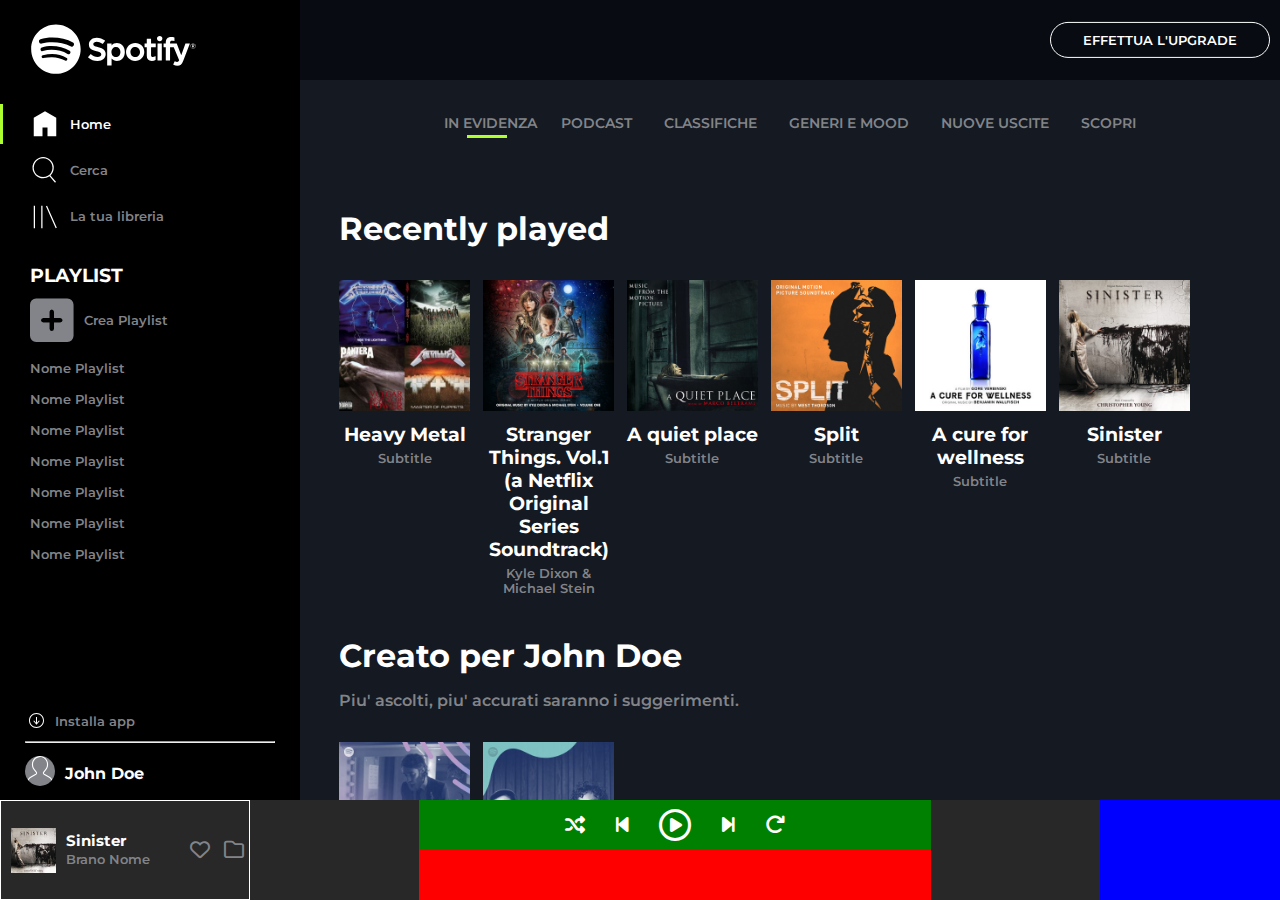
<file: index.html>
<!DOCTYPE html>
<html lang="en">
<head>
    <meta charset="UTF-8">
    <meta http-equiv="X-UA-Compatible" content="IE=edge">
    <meta name="viewport" content="width=device-width, initial-scale=1.0">
    <title>Spotify Boolean</title>
    <link rel="stylesheet" href="css/style.css">
    <link rel="stylesheet" href="https://cdnjs.cloudflare.com/ajax/libs/font-awesome/6.3.0/css/all.min.css">
    <link rel="preconnect" href="https://fonts.googleapis.com">
    <link rel="preconnect" href="https://fonts.gstatic.com" crossorigin>
    <link href="https://fonts.googleapis.com/css2?family=Montserrat:wght@300;400;500;600;700;800;900&display=swap" rel="stylesheet">
</head>

<body class="debug">
    
    <!-- inizio main -->
    <main class="flex">
        
        <!-- inizio aside -->
        <aside class="flex">
            <!-- inizio aside mobile -->
            <div class="icons-top">
                <div class="icon">
                    <a href="#">
                        <img src="img/logo-small.svg" alt="Logo">
                    </a>
                </div>
                <div class="icon">
                    <a href="#">
                        <img src="img/home.svg" alt="Home">
                    </a>
                </div>
                <div class="icon">
                    <a href="#">
                        <img src="img/search.svg" alt="Search">
                    </a>
                </div>
                <div class="icon">
                    <a href="#">
                        <img src="img/libreria.svg" alt="Library">
                    </a>
                </div>
            </div>

            <div class="icons-bottom">
                <a href="#">
                    <img src="img/download.svg" alt="Download" class="download">
                </a>

                <a href="#">
                    <img src="img/profile.svg" alt="Profilo" class="profile">
                </a>
            </div> 
            <!-- fine aside mobile -->

            
            <!-- inizio aside desktop -->
            <section id="aside-content-top">
                <ul class="icons-texts">
                    <li class="icon-text">
                        <a href="#">
                            <img src="img/logo.svg" alt="Logo" class="logo-big">
                        </a>
                    </li>
                    <li class="icon-text">
                        <a href="#" class="flex align-center">
                            <img src="img/home.svg" alt="Home">
                            <span class="text col-white">Home</span>
                            <div class="line"></div>
                        </a>
                    </li>
                    <li class="icon-text">
                        <a href="#" class="flex align-center">
                            <img src="img/search.svg" alt="Search">
                            <span class="text">Cerca</span>
                        </a>
                    </li>
                    <li class="icon-text">
                        <a href="#" class="flex align-center">
                            <img src="img/libreria.svg" alt="Library">
                            <span class="text">La tua libreria</span>
                        </a>
                    </li>
                </ul>
    
                <div class="playlists flex">
                    <h3>PLAYLIST</h3>
                    <div class="flex">
                        <a href="#" class="flex align-center">
                            <i class="fa-solid fa-square-plus"></i>
                            <span class="create-playlist text">Crea Playlist</span>
                        </a>
                    </div>

                    <ul>
                        <li>
                            <a href="#">Nome Playlist</a>
                        </li>
                        <li>
                            <a href="#">Nome Playlist</a>
                        </li>
                        <li>
                            <a href="#">Nome Playlist</a>
                        </li>
                        <li>
                            <a href="#">Nome Playlist</a>
                        </li>
                        <li>
                            <a href="#">Nome Playlist</a>
                        </li>
                        <li>
                            <a href="#">Nome Playlist</a>
                        </li>
                        <li>
                            <a href="#">Nome Playlist</a>
                        </li>
                    </ul>
    
                </div>
            </section>

            <section id="aside-content-bottom">
                <div class="download-aside flex align-center">
                    <img src="img/download.svg" alt="Download">
                    <a href="#">
                        <span class="download-app">Installa app</span>
                    </a>
                </div>

                <hr>

                <div class="name-profile flex align-center">
                    <a href="#">
                        <img src="img/profile.svg" alt="Name">
                    </a>
                    <span class="name col-white">John Doe</span>
                </div>
            </section>
            <!-- fine aside desktop -->
        </aside>
        <!-- fine aside -->


        <!-- inizio contenuto principale -->
        <div class="content">
            <!-- inizio call-to-action -->
            <div class="cta">
                <a href="#">
                    <span class="upgrade-btn">EFFETTUA L'UPGRADE</span>
                </a>
            </div>
            <!-- fine call-to-action -->

            <!-- inizio nav -->
            <nav>
                <ul class="flex justify-center">
                    <li>
                        <a href="#">
                            IN EVIDENZA
                            <div class="line"></div>
                        </a>
                    </li>
                    <li>
                        <a href="#">PODCAST</a>
                    </li>
                    <li>
                        <a href="#">CLASSIFICHE</a>
                    </li>
                    <li>
                        <a href="#">GENERI E MOOD</a>
                    </li>
                    <li>
                        <a href="#">NUOVE USCITE</a>
                    </li>
                    <li>
                        <a href="#">SCOPRI</a>
                    </li>
                </ul>
            </nav>
            <!-- fine nav -->


            <!-- inizio sezioni -->
            <section id="recently-played">
                <h2>Recently played</h2>

                <ul class="albums flex">
                    <li class="album">
                        <a href="#">
                            <img src="img/metal_lifting.jpg" alt="">
                        </a>

                        <h3 class="col-white txt-center">Heavy Metal</h3>
                        <div class="subtitle txt-center">Subtitle</div>
                    </li>
                    <li class="album">
                        <a href="#">
                            <img src="img/stranger.jpeg" alt="">
                        </a>

                        <h3 class="col-white txt-center">Stranger Things. Vol.1 (a Netflix Original Series Soundtrack)</h3>
                        <div class="subtitle txt-center">Kyle Dixon & Michael Stein</div>
                    </li>
                    <li class="album">
                        <a href="#">
                            <img src="img/aquietplace.jpeg" alt="">
                        </a>

                        <h3 class="col-white txt-center">A quiet place</h3>
                        <div class="subtitle txt-center">Subtitle</div>
                    </li>
                    <li class="album">
                        <a href="#">
                            <img src="img/split.jpeg" alt="">
                        </a>

                        <h3 class="col-white txt-center">Split</h3>
                        <div class="subtitle txt-center">Subtitle</div>
                    </li>
                    <li class="album">
                        <a href="#">
                            <img src="img/cure.jpeg" alt="">
                        </a>

                        <h3 class="col-white txt-center">A cure for wellness</h3>
                        <div class="subtitle txt-center">Subtitle</div>
                    </li>
                    <li class="album">
                        <a href="#">
                            <img src="img/sinister.jpeg" alt="">
                        </a>

                        <h3 class="col-white txt-center">Sinister</h3>
                        <div class="subtitle txt-center">Subtitle</div>
                    </li>
                </ul>
            </section>

            <section id="create-for-you">
                <h2>Creato per John Doe</h2>

                <div class="subtitle">Piu' ascolti, piu' accurati saranno i suggerimenti.</div>

                <ul class="albums flex">
                    <li class="album">
                        <a href="#">
                            <img src="img/radar.jpeg" alt="">
                        </a>

                        <h3 class="col-white txt-center">Released Radar</h3>
                    </li>
                    <li class="album">
                        <a href="#">
                            <img src="img/mixdaily.jpeg" alt="">
                        </a>

                        <h3 class="col-white txt-center">Daily Mix 1</h3>
                    </li>           
                </ul>
            </section>

            <section id="popular-artists">

                <h2>Artisti piu' popolari</h2>
                <div class="subtitle">Piu' ascolti, piu' accurati saranno i suggerimenti.</div>

                <ul class="albums flex">
                    <li class="album">
                        <a href="#">
                            <img src="img/youg.jpeg" alt="">
                        </a>

                        <h3 class="col-white txt-center">Lana del Rey</h3>
                    </li>
                    <li class="album">
                        <a href="#">
                            <img src="img/einaudi.jpeg" alt="">
                        </a>

                        <h3 class="col-white txt-center">Ludovico Einaudi</h3>
                    </li>
                </ul>
            </section>
            <!-- fine sezioni -->
        </div>
        <!-- fine contenuto principale -->
    </main>

    
    <!-- inizio footer -->
    <footer class="flex justify-between">

        <div id="footer-left" class="flex align-center justify-between">
            <div class="name-album-song flex align-center">
                <img src="img/sinister.jpeg" alt="Brano">
                <div class="song-info">
                    <h4 class="col-white">Sinister</h4>
                    <div>Brano</div>
                    <div>Nome</div>
                </div>
            </div>

            <div class="icons">
                <div class="icon">
                    <i class="fa-regular fa-heart"></i>
                </div>
                <div class="icon">
                    <i class="fa-regular fa-folder"></i>
                </div>
            </div>
        </div>


        <div id="footer-center">
            <div class="footer-center-top mrg-auto flex align-center justify-between">
                <a href="#" class="icon col-white">
                    <i class="fa-solid fa-shuffle"></i>
                </a>
                <a href="#" class="icon col-white">
                    <i class="fa-solid fa-backward-step"></i>
                </a>
                <a href="#" class="icon col-white play">
                    <i class="fa-regular fa-circle-play"></i>
                </a>
                <a href="#" class="icon col-white">
                    <i class="fa-solid fa-forward-step"></i>
                </a>
                <a href="#" class="icon col-white">
                    <i class="fa-solid fa-arrow-rotate-right"></i>
                </a>
            </div>
            <div class="footer-center-bottom"></div>
        </div>



        <div id="footer-right" class="flex align-center"></div>

    </footer>
    <!-- fine footer -->

</body>

</html>
</file>
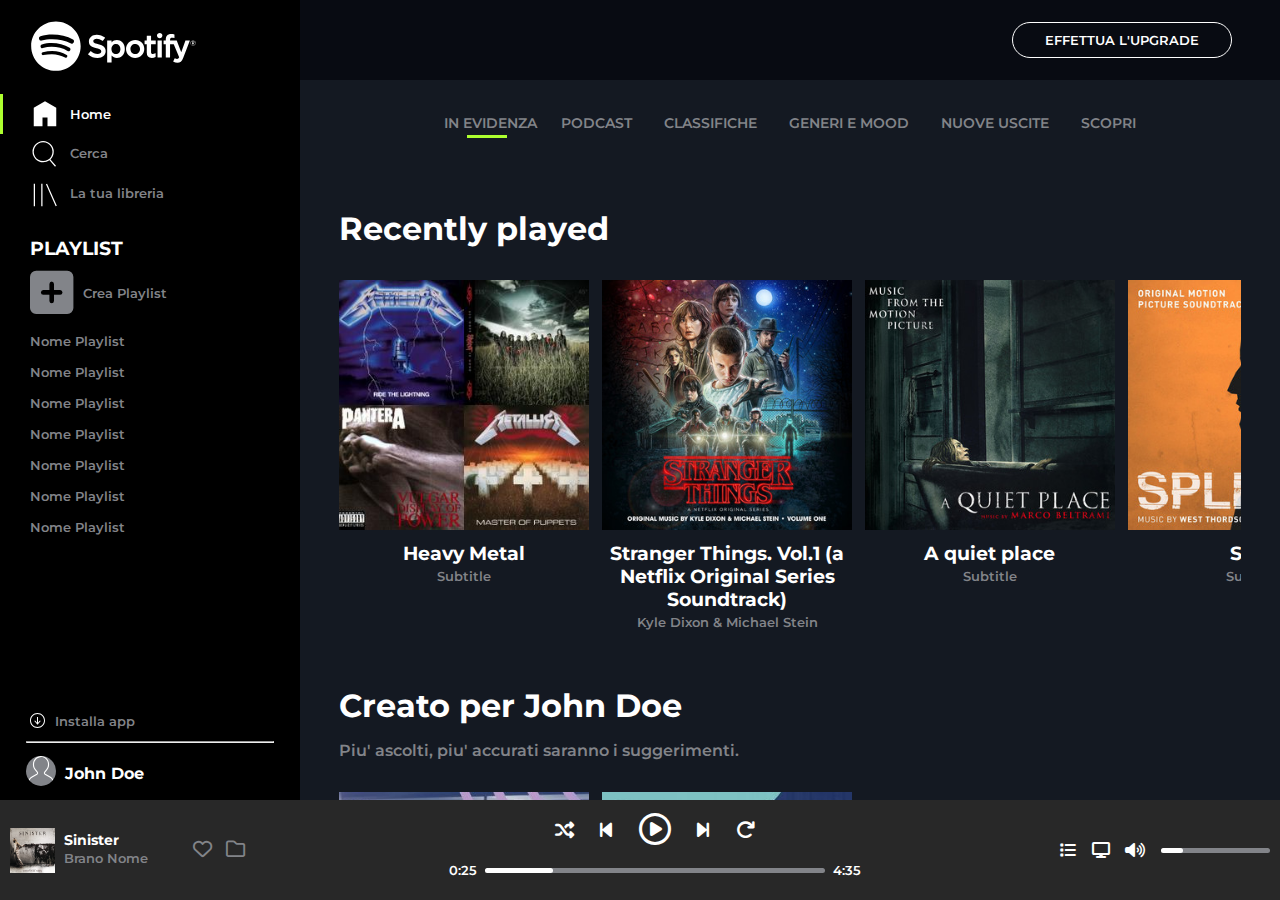
<file: bonus/index.html>
<!DOCTYPE html>
<html lang="en">
<head>
    <meta charset="UTF-8">
    <meta http-equiv="X-UA-Compatible" content="IE=edge">
    <meta name="viewport" content="width=device-width, initial-scale=1.0">
    <title>Spotify Boolean</title>
    <link rel="stylesheet" href="css/style.css">
    <link rel="stylesheet" href="https://cdnjs.cloudflare.com/ajax/libs/font-awesome/6.3.0/css/all.min.css">
    <link rel="preconnect" href="https://fonts.googleapis.com">
    <link rel="preconnect" href="https://fonts.gstatic.com" crossorigin>
    <link href="https://fonts.googleapis.com/css2?family=Montserrat:wght@300;400;500;600;700;800;900&display=swap" rel="stylesheet">
</head>

<body class="debug">
    
    <!-- inizio main -->
    <main class="flex">
        
        <!-- inizio aside -->
        <aside class="flex">
            <!-- inizio aside mobile -->
            <div class="icons-top">
                <div class="icon txt-center">
                    <a href="#">
                        <img src="img/logo-small.svg" alt="Logo">
                    </a>
                </div>
                <div class="icon txt-center">
                    <a href="#">
                        <img src="img/home.svg" alt="Home">
                    </a>
                </div>
                <div class="icon txt-center">
                    <a href="#">
                        <img src="img/search.svg" alt="Search">
                    </a>
                </div>
                <div class="icon txt-center">
                    <a href="#">
                        <img src="img/libreria.svg" alt="Library">
                    </a>
                </div>
            </div>

            <div class="icons-bottom txt-center">
                <a href="#">
                    <img src="img/download.svg" alt="Download" class="download">
                </a>

                <a href="#">
                    <img src="img/profile.svg" alt="Profilo" class="profile">
                </a>
            </div> 
            <!-- fine aside mobile -->

            
            <!-- inizio aside desktop -->
            <section id="aside-content-top">
                <ul class="icons-texts">
                    <li class="icon-text">
                        <a href="#">
                            <img src="img/logo.svg" alt="Logo" class="logo-big">
                        </a>
                    </li>

                    <li class="icon-text">
                        <a href="#" class="flex align-center">
                            <img src="img/home.svg" alt="Home">
                            <span class="text col-white">Home</span>
                            <div class="line"></div>
                        </a>
                    </li>

                    <li class="icon-text">
                        <a href="#" class="flex align-center">
                            <img src="img/search.svg" alt="Search">
                            <span class="text">Cerca</span>
                        </a>
                    </li>

                    <li class="icon-text">
                        <a href="#" class="flex align-center">
                            <img src="img/libreria.svg" alt="Library">
                            <span class="text">La tua libreria</span>
                        </a>
                    </li>
                </ul>
    
                <div class="playlists flex">
                    <h3>PLAYLIST</h3>
                    <div class="flex">
                        <a href="#" class="flex align-center">
                            <i class="fa-solid fa-square-plus"></i>
                            <span class="create-playlist text">Crea Playlist</span>
                        </a>
                    </div>

                    <ul>
                        <li>
                            <a href="#">Nome Playlist</a>
                        </li>
                        <li>
                            <a href="#">Nome Playlist</a>
                        </li>
                        <li>
                            <a href="#">Nome Playlist</a>
                        </li>
                        <li>
                            <a href="#">Nome Playlist</a>
                        </li>
                        <li>
                            <a href="#">Nome Playlist</a>
                        </li>
                        <li>
                            <a href="#">Nome Playlist</a>
                        </li>
                        <li>
                            <a href="#">Nome Playlist</a>
                        </li>
                    </ul>
                </div>
            </section>

            <section id="aside-content-bottom">
                <div class="download-aside flex align-center">
                    <img src="img/download.svg" alt="Download">
                    <a href="#">
                        <span class="download-app">Installa app</span>
                    </a>
                </div>

                <hr>

                <div class="name-profile flex align-center">
                    <a href="#">
                        <img src="img/profile.svg" alt="Name">
                    </a>
                    <span class="name col-white">John Doe</span>
                </div>
            </section>
            <!-- fine aside desktop -->
        </aside>
        <!-- fine aside -->


        <!-- inizio contenuto principale -->
        <div class="content">
            <!-- inizio call-to-action -->
            <div class="cta flex align-center">
                <a href="#">
                    <div class="upgrade-btn">EFFETTUA L'UPGRADE</div>
                </a>
            </div>
            <!-- fine call-to-action -->

            <!-- inizio nav -->
            <nav>
                <ul class="flex justify-center">
                    <li>
                        <a href="#">
                            IN EVIDENZA
                            <div class="line pos-rel"></div>
                        </a>
                    </li>

                    <li>
                        <a href="#">PODCAST</a>
                    </li>

                    <li>
                        <a href="#">CLASSIFICHE</a>
                    </li>

                    <li>
                        <a href="#">GENERI E MOOD</a>
                    </li>

                    <li>
                        <a href="#">NUOVE USCITE</a>
                    </li>

                    <li>
                        <a href="#">SCOPRI</a>
                    </li>
                </ul>
            </nav>
            <!-- fine nav -->


            <!-- inizio sezioni -->
            <section id="recently-played">
                <h2>Recently played</h2>

                <ul class="albums flex">
                    <li class="album">
                        <a href="#">
                            <div class="disco pos-rel">
                                <img src="img/metal_lifting.jpg" alt="">
                                <div class="layover pos-abs flex justify-center align-center">
                                    <i class="fa-regular fa-circle-play col-white"></i>
                                </div>
                            </div>                          
                        </a>

                        <h3 class="col-white txt-center">Heavy Metal</h3>
                        <div class="subtitle txt-center">Subtitle</div>
                    </li>

                    <li class="album">
                        <a href="#">
                            <div class="disco pos-rel">
                                <img src="img/stranger.jpeg" alt="">
                                <div class="layover pos-abs flex justify-center align-center">
                                    <i class="fa-regular fa-circle-play col-white"></i>
                                </div>
                            </div>
                        </a>

                        <h3 class="col-white txt-center">Stranger Things. Vol.1 (a Netflix Original Series Soundtrack)</h3>
                        <div class="subtitle txt-center">Kyle Dixon & Michael Stein</div>
                    </li>

                    <li class="album">
                        <a href="#">
                            <div class="disco pos-rel">
                                <img src="img/aquietplace.jpeg" alt="">
                                <div class="layover pos-abs flex justify-center align-center">
                                    <i class="fa-regular fa-circle-play col-white"></i>
                                </div>
                            </div>
                        </a>

                        <h3 class="col-white txt-center">A quiet place</h3>
                        <div class="subtitle txt-center">Subtitle</div>
                    </li>

                    <li class="album">
                        <a href="#">
                            <div class="disco pos-rel">
                                <img src="img/split.jpeg" alt="">
                                <div class="layover pos-abs flex justify-center align-center">
                                    <i class="fa-regular fa-circle-play col-white"></i>
                                </div>
                            </div>
                        </a>

                        <h3 class="col-white txt-center">Split</h3>
                        <div class="subtitle txt-center">Subtitle</div>
                    </li>

                    <li class="album">
                        <a href="#">
                            <div class="disco pos-rel">
                                <img src="img/cure.jpeg" alt="">
                                <div class="layover pos-abs flex justify-center align-center">
                                    <i class="fa-regular fa-circle-play col-white"></i>
                                </div>
                            </div>
                        </a>

                        <h3 class="col-white txt-center">A cure for wellness</h3>
                        <div class="subtitle txt-center">Subtitle</div>
                    </li>

                    <li class="album">
                        <a href="#">
                            <div class="disco pos-rel">
                                <img src="img/sinister.jpeg" alt="">
                                <div class="layover pos-abs flex justify-center align-center">
                                    <i class="fa-regular fa-circle-play col-white"></i>
                                </div>
                            </div>
                        </a>

                        <h3 class="col-white txt-center">Sinister</h3>
                        <div class="subtitle txt-center">Subtitle</div>
                    </li>
                </ul>
            </section>

            <section id="create-for-you">
                <h2>Creato per John Doe</h2>
                <div class="subtitle">Piu' ascolti, piu' accurati saranno i suggerimenti.</div>

                <ul class="albums flex">
                    <li class="album">
                        <a href="#">
                            <img src="img/radar.jpeg" alt="">
                        </a>

                        <h3 class="col-white txt-center">Released Radar</h3>
                    </li>

                    <li class="album">
                        <a href="#">
                            <img src="img/mixdaily.jpeg" alt="">
                        </a>
                        <h3 class="col-white txt-center">Daily Mix 1</h3>
                    </li>           
                </ul>
            </section>

            <section id="popular-artists">
                <h2>Artisti piu' popolari</h2>
                <div class="subtitle">Piu' ascolti, piu' accurati saranno i suggerimenti.</div>

                <ul class="albums flex">
                    <li class="album">
                        <a href="#">
                            <img src="img/youg.jpeg" alt="">
                        </a>
                        <h3 class="col-white txt-center">Lana del Rey</h3>
                    </li>

                    <li class="album">
                        <a href="#">
                            <img src="img/einaudi.jpeg" alt="">
                        </a>

                        <h3 class="col-white txt-center">Ludovico Einaudi</h3>
                    </li>
                </ul>
            </section>
            <!-- fine sezioni -->
        </div>
        <!-- fine contenuto principale -->
    </main>

    
    <!-- inizio footer -->
    <footer class="flex justify-between">

        <div id="footer-left" class="flex align-center justify-between">
            <div class="name-album-song flex align-center">
                <img src="img/sinister.jpeg" alt="Brano">
                <div class="song-info">
                    <h4 class="col-white">Sinister</h4>
                    <a href="#">Brano</a>
                    <a href="#">Nome</a>
                </div>
            </div>

            <div class="icons">
                <div class="icon">
                    <a href="#">
                        <i class="fa-regular fa-heart"></i>
                    </a>
                </div>
                <div class="icon">
                    <a href="#">
                        <i class="fa-regular fa-folder"></i>
                    </a>
                </div>
            </div>
        </div>


        <div id="footer-center">
            <div class="footer-center-top mrg-auto flex align-center justify-between">
                <a href="#" class="icon col-white">
                    <i class="fa-solid fa-shuffle"></i>
                </a>
                <a href="#" class="icon col-white">
                    <i class="fa-solid fa-backward-step"></i>
                </a>
                <a href="#" class="icon col-white play">
                    <i class="fa-regular fa-circle-play"></i>
                </a>
                <a href="#" class="icon col-white">
                    <i class="fa-solid fa-forward-step"></i>
                </a>
                <a href="#" class="icon col-white">
                    <i class="fa-solid fa-arrow-rotate-right"></i>
                </a>
            </div>


            <div class="footer-center-bottom flex align-center justify-center">
                <span class="col-white">0:25</span>
                <a href="#" class="linebar">
                    <div class="current-play pos-rel">
                        <div class="current-point pos-abs"></div>
                    </div>
                </a>
                <span class="col-white">4:35</span>
            </div>
        </div>


        <div id="footer-right" class="flex align-center justify-between">
            <a href="#">
                <i class="fa-solid fa-list col-white"></i>
            </a>
            <a href="#">
                <i class="fa-solid fa-display col-white"></i>
            </a>
            <a href="#">
                <i class="fa-solid fa-volume-high col-white"></i>
            </a>

            <a href="#" class="linebar">
                <div class="current-play pos-rel">
                    <div class="current-point pos-abs"></div>
                </div>
            </a>
        </div>

    </footer>
    <!-- fine footer -->

</body>

</html>
</file>
<file: css/style.css>
*{
    margin: 0;
    padding: 0;
    box-sizing: border-box;
    font-family: 'Montserrat', sans-serif;
}

/* utility */

.flex{
    display: flex;
}

.align-center{
    align-items: center;
}

.justify-center{
    justify-content: center;
}

.justify-between{
    justify-content: space-between;
}

a{
    text-decoration: none;
}

.col-white{
    color: #ffffff;
}

.mrg-auto{
    margin: auto;
}

.txt-center{
    text-align: center;
}

:root{
    --content-color: #141922;
    --aside-color: #000000;
    --cta-color: #080b12;
    --nav-subtitle-color: #828489;
    --title-icon-color: #ffffff;
    --footer-color: #282828;
}


/* ------- codice -------- */

/* inizio creazione delle macroaree */
footer{
    height: 100px;
    background-color: var(--footer-color);
    position: fixed;
    bottom: 0;
    left: 0;
    z-index: 2;
    width: 100%;
}

main{
    height: calc(100vh - 100px);
}

aside{
    width: 50px;
    background-color: var(--aside-color);
    flex-direction: column;
    justify-content: space-between;
}
/* fine creazione delle macroaree */


/* inizio aside */
aside .icons-top img{
    height: 30px;
}

aside a{
    display: block;
    padding-top: 10px;
}

aside .icon{
    text-align: center;
}

.icons-bottom{
    padding-bottom: 10px;
    text-align: center;
}

.icons-bottom .download{
    height: 20px;
}

.icons-bottom .profile{
    height: 30px;
    width: 30px;
    border-radius: 50%;
    background-color: var(--nav-subtitle-color);
}

 #aside-content-top{
    display: none;
}

#aside-content-bottom{
    display: none;
}
/* fine aside */


/* inizio contenuto principale */
.content{
    width: calc(100vw - 50px);
    background-color: var(--content-color);
    overflow-y: auto;
}

.content .cta{
    position: fixed;
    top: 0;
    left: 50px;
    z-index: 2;
    min-width: calc(100% - 50px);
    height: 80px;
    background-color: var(--cta-color);
}

.upgrade-btn{
    display: inline-block;
    border: 1.5px solid var(--title-icon-color);
    padding: 0.6rem 2rem;
    border-radius: 50px;
    font-size: 0.8rem;
    font-weight: 600;
    position: absolute;
    right: 10px;
    top: 50%;
    transform: translate(0, -50%);
    color: var(--title-icon-color);
}

nav{
    padding-top: 90px;
}

nav li{
    list-style-type: none;
    padding: 0.8rem 0.7rem;
    font-size: 0.9rem;
    font-weight: 600;
}

nav li a:hover{
    color: var(--title-icon-color);
}

nav li a{
    color: var(--nav-subtitle-color);
}

nav ul{
    margin: 0.5rem 0;
    flex-wrap: wrap;
}

nav a .line{
    width: 40px;
    height: 3px;
    background-color: greenyellow;
    position: relative;
    left: 50%;
    top: 3px;
    transform: translate(-50%, 0);
}

.content section{
    width: 92%;
    margin: auto;
    padding-top: 2rem;
}

.content section h2{
    color: var(--title-icon-color);
    font-weight: 700;
    font-size: 2rem;
}

.content section .albums{
    flex-wrap: wrap;
}

.content section .album{
    padding: 2rem 0.8rem 0 0;
    width: calc(100% / 2 - 0.4rem);
    list-style-type: none;
}

.content section .album a{
    width: 100%;
}

.content section .album img{
    width: 100%;
}

.content section .album h3{
    padding: 0.5rem 0 0.3rem;
}

.content section .album .subtitle{
    color: var(--nav-subtitle-color);
    font-weight: 600;
    font-size: 0.8rem;
}

#create-for-you .subtitle, #popular-artists .subtitle{
    color: var(--nav-subtitle-color);
    padding-top: 1rem;
    font-weight: 600;
}

#create-for-you{
    padding-top: 2.5rem;
}

#popular-artists{
    padding: 2rem 0 2rem;
}

#popular-artists img{
    border-radius: 50%;
}
/* fine contenuto principale */


/* inizio footer */
#footer-left{
    border: 1px solid white;
    width: 28%;
    max-width: 250px;
    height: 100%;
}

#footer-center{
    /* debug */ background-color: green;
    width: 40%;
    max-width: 600px;
    height: 100%;
}

#footer-right{
    /* debug */ background-color: blue;
    width: 28%;
    max-width: 180px;
    height: 100%;
}

#footer-left img{
    /* debug ba;ckground-color: red */
    height: 45px;
    padding: 0 10px;
}

.song-info{
    font-size: 15px;
    line-height: 18px;
}

.song-info div{
    color: var(--nav-subtitle-color);
    font-size: 0.8rem;
    font-weight: 600;
}

#footer-left i{
    font-size: 20px;
    color: var(--nav-subtitle-color);
    padding: 0.2rem 0;
}

.footer-center-top{
    height: 50%;
    width: 220px;
}
.footer-center-bottom{
    height: 50%;
    width: 100%;
    background-color: red;
}

.footer-center-top .icon{
    font-size: 20px;
}

.footer-center-top .icon.play{
    font-size: 32px;
}
/* fine footer */




/* --------- responsive --------- */

@media screen and (min-width: 768px){

    /* inizio aside */
    aside{
        width: 300px;
        display: block;
    }

    aside img{
        height: 30px;
    }

    aside .icon{
        display: none;
    }

    .icons-bottom{
        display: none;
    }

    #aside-content-top{
        height: calc(100% - 100px);
        display: block;
        overflow-y: hidden;
        display: flex;
        flex-direction: column; 
    }

    .icon-text .logo-big{
        height: 50px;
        margin: 1rem 0;
    }

    .icon-text a .text{
        color: var(--nav-subtitle-color);
    }

    .icon-text{
        position: relative;
    }

    .icon-text a .text.col-white{
        color: var(--title-icon-color);
    }

    .icon-text a .line{
        display: inline-block;
        height: 40px;
        width: 3px;
        background-color: greenyellow;
        position: absolute;
        left: 0;
    }

    .playlists{
        padding-top: 25px;
        overflow-y: hidden;
        flex-direction: column;
    }

    .playlists h3{
        color: var(--title-icon-color);
    }

    .playlists i{
        font-size: 50px;
    }

    .playlists a{
        color: var(--nav-subtitle-color);
    }

    .playlists ul{
        overflow-y: scroll;
    }

    #aside-content-top a, 
    #aside-content-top h3{
        padding-left: 30px;
    }

    #aside-content-top a{
        font-weight: 600;
        font-size: 0.8rem;
    }

    #aside-content-top span.text{
        padding-left: 10px;
    }

    aside a{
        padding: 0.5rem 0;
    } 

    #aside-content-top a:hover, 
    #aside-content-top a:hover span, 
    .download-app:hover{
        color: var(--title-icon-color);
    }

    #aside-content-bottom{
        display: block;
        height: 100px;
        padding: 0 25px;
    }

    .download-aside{
        padding: 0.2rem 0;
    }
    
    .download-app{
        color: var(--nav-subtitle-color);
        font-size: 0.8rem;
        font-weight: 600;
        padding-left: 10px;
    }

    .download-aside img{
        height: 20px;
    }

    .name-profile{
        padding-top: 5px;
    }

    .name-profile img{
        height: 30px;
        width: 30px;
        background-color: var(--nav-subtitle-color);
        border-radius: 50%;
    }

    .name-profile .name{
        font-weight: 700;
        padding-left: 10px;
    }

    /* fine aside */


    /* inizio contenuto principale */
    .content{
        width: calc(100% - 300px);
    }

    .content .cta{
        left: 300px; 
        min-width: calc(100% - 300px);
    } 

    nav li a{
        padding: 0 0.5rem;
    }
    /* fine contenuto principale */
    
    /* inizio footer */
    .song-info div{
        display: inline-block;
    }

    /* fine footer */
}



@media screen and (min-width: 992px){
    nav li{
        padding: 1rem 0.8rem;
    } 

    .content section .album{
        width: calc(100% / 4 - 0.4rem);
    }

    #footer-left .icon{
        display: inline-block;
        padding: 0 5px;
    }

}



@media screen and (min-width: 1200px){
    nav li{
        padding: 1rem 0.5rem;
    } 

    .content section .album{
        width: calc(100% / 6 - 0.4rem);
    }

}
</file>
<file: bonus/css/style.css>
* {
    margin: 0;
    padding: 0;
    box-sizing: border-box;
    font-family: 'Montserrat', sans-serif;
}

/* utility */

.flex {
    display: flex;
}

.align-center {
    align-items: center;
}

.justify-center {
    justify-content: center;
}

.justify-between {
    justify-content: space-between;
}

a {
    text-decoration: none;
}

.col-white {
    color: #ffffff;
}

.mrg-auto {
    margin: auto;
}

.txt-center {
    text-align: center;
}

.pos-rel {
    position: relative;
}

.pos-abs {
    position: absolute;
}

:root {
    --content-color: #141922;
    --aside-color: #000000;
    --cta-color: #080b12;
    --nav-subtitle-color: #828489;
    --title-icon-color: #ffffff;
    --footer-color: #282828;
}


/* ------- codice -------- */

/* inizio creazione delle macroaree */
footer {
    height: 100px;
    background-color: var(--footer-color);
    position: fixed;
    bottom: 0;
    left: 0;
    z-index: 2;
    width: 100%;
}

main {
    height: calc(100vh - 100px);
}

aside {
    width: 50px;
    background-color: var(--aside-color);
    flex-direction: column;
    justify-content: space-between;
}

/* fine creazione delle macroaree */


/* inizio aside */
aside .icons-top img {
    height: 30px;
}

aside a {
    display: block;
    padding-top: 0.8rem;
}

.icons-bottom {
    padding-bottom: 0.6rem;
}

.icons-bottom .download {
    height: 20px;
}

.icons-bottom .profile {
    height: 30px;
    width: 30px;
    border-radius: 50%;
    background-color: var(--nav-subtitle-color);
}

#aside-content-top {
    display: none;
}

#aside-content-bottom {
    display: none;
}

/* fine aside */


/* inizio contenuto principale */
.content {
    width: calc(100vw - 50px);
    background-color: var(--content-color);
    overflow-y: auto;
}

.cta {
    position: fixed;
    top: 0;
    left: 50px;
    z-index: 2;
    min-width: calc(100% - 50px);
    height: 80px;
    background-color: var(--cta-color);
    justify-content: flex-end;
    padding-right: 3rem;
}

.upgrade-btn:hover {
    transform: scale(1.2);
    background-color: #ffffff;
    color: black;
}

.upgrade-btn {
    border: 1.5px solid var(--title-icon-color);
    padding: 0.6rem 2rem;
    border-radius: 50px;
    font-size: 0.8rem;
    font-weight: 600;
    color: var(--title-icon-color);
    transition: all 0.7s;
}

nav {
    padding-top: 5.6rem;
}

nav li {
    list-style-type: none;
    padding: 0.8rem 0.7rem;
    font-size: 0.9rem;
    font-weight: 600;
}

nav li a:hover {
    color: var(--title-icon-color);
}

nav li a {
    color: var(--nav-subtitle-color);
}

nav ul {
    margin: 0.5rem 0;
    flex-wrap: wrap;
}

nav a .line {
    width: 40px;
    height: 3px;
    background-color: greenyellow;
    left: 50%;
    top: 3px;
    transform: translate(-50%, 0);
}

.content section {
    width: 92%;
    margin: auto;
    padding-top: 2rem;
}

.content section h2 {
    color: var(--title-icon-color);
    font-weight: 700;
    font-size: 2rem;
}

.content .albums {
    overflow-x: auto;
    padding-bottom: 1rem;
}

.content section .album {
    padding: 2rem 0.8rem 0 0;
    list-style-type: none;
}


.layover i {
    display: none;
}

.disco:hover .layover {
    background-color: rgba(0, 0, 0, 0.6);
    top: 0;
    bottom: 4px;
    left: 0;
    right: 0;
}

.disco:hover .layover i {
    display: block;
    font-size: 4rem;
}

.content .album img {
    width: 250px;
}

.content .album h3 {
    padding: 0.5rem 0 0.3rem;
}

.content .album .subtitle {
    color: var(--nav-subtitle-color);
    font-weight: 600;
    font-size: 0.8rem;
}

#create-for-you .subtitle,
#popular-artists .subtitle {
    color: var(--nav-subtitle-color);
    padding-top: 1rem;
    font-weight: 600;
}

#create-for-you {
    padding-top: 2.5rem;
}

#popular-artists {
    padding: 2rem 0 2rem;
}

#popular-artists img {
    border-radius: 50%;
}

/* fine contenuto principale */


/* inizio footer */
#footer-left {
    width: 28%;
    max-width: 250px;
    height: 100%;
}

#footer-center {
    width: 38%;
    max-width: 600px;
    height: 100%;
    padding: 0.6rem 0;
}

#footer-right {
    width: 30%;
    max-width: 220px;
    height: 100%;
    padding-right: 0.6rem;
}

#footer-left img {
    height: 45px;
    padding: 0 0.6rem;
}

.song-info {
    font-size: 0.9rem;
    line-height: 1.1rem;
}

.song-info a {
    color: var(--nav-subtitle-color);
    font-size: 0.8rem;
    font-weight: 600;
}

#footer-left i {
    font-size: 1.2rem;
    color: var(--nav-subtitle-color);
    padding: 0.2rem 0;
}

.song-info a:hover,
#footer-left i:hover {
    color: #ffffff;
}

.footer-center-top {
    height: 50%;
    width: 200px;
}

.footer-center-bottom {
    height: 50%;
    width: 100%;
}

.footer-center-top .icon {
    font-size: 1.2rem;
}

.footer-center-top .icon.play {
    font-size: 2rem;
}

.footer-center-top .icon.play:hover {
    transform: scale(1.2);
}

#footer-center .linebar {
    width: 70%;
    height: 5px;
    border-radius: 30px;
    background-color: var(--nav-subtitle-color);
}

.linebar:hover .current-play {
    background-color: greenyellow;
}

.linebar:hover .current-point {
    display: block;
}

.current-point {
    height: 15px;
    width: 15px;
    background-color: #ffffff;
    right: 0;
    bottom: -5px;
    border-radius: 50%;
    display: none;
}

.footer-center-bottom span {
    font-size: 0.8rem;
    padding: 0 0.5rem;
    font-weight: 600;
}

.current-play {
    width: 20%;
    height: 100%;
    border-radius: 30px;
    background-color: #ffffff;
}

#footer-right i {
    font-size: 1rem;
}

#footer-right .linebar {
    width: 52%;
    height: 5px;
    border-radius: 30px;
    background-color: var(--nav-subtitle-color);
}

/* fine footer */



/* --------- responsive --------- */

@media screen and (min-width: 768px) {

    /* inizio aside */
    aside {
        width: 300px;
        display: block;
    }

    aside img {
        height: 30px;
    }

    aside a {
        padding: 0.5rem 0;
    }

    .icons-texts a {
        padding: 0.3rem 0;
    }

    .icons-top {
        display: none;
    }

    .icons-bottom {
        display: none;
    }

    #aside-content-top {
        height: calc(100% - 100px);
        display: block;
        overflow-y: hidden;
        display: flex;
        flex-direction: column;
    }

    .icon-text .logo-big {
        height: 50px;
        margin: 1rem 0;
    }

    .icon-text .text {
        color: var(--nav-subtitle-color);
    }

    .icon-text {
        position: relative;
    }

    .icon-text .text.col-white {
        color: var(--title-icon-color);
    }

    .icon-text a .line {
        display: inline-block;
        height: 40px;
        width: 3px;
        background-color: greenyellow;
        position: absolute;
        left: 0;
    }

    .playlists {
        padding-top: 1.5rem;
        overflow-y: hidden;
        flex-direction: column;
    }

    .playlists h3 {
        color: var(--title-icon-color);
    }

    .playlists i {
        font-size: 3.1rem;
    }

    .playlists a {
        color: var(--nav-subtitle-color);
    }

    .playlists ul {
        overflow-y: auto;
    }

    #aside-content-top a,
    #aside-content-top h3 {
        padding-left: 1.9rem;
    }

    #aside-content-top a {
        font-weight: 600;
        font-size: 0.8rem;
    }

    #aside-content-top span.text {
        padding-left: 0.6rem;
    }

    #aside-content-top a:hover,
    #aside-content-top a:hover span,
    .download-app:hover {
        color: var(--title-icon-color);
    }

    #aside-content-bottom {
        display: block;
        height: 100px;
        padding: 0 1.6rem;
    }

    .download-aside {
        padding: 0.2rem 0;
    }

    .download-app {
        color: var(--nav-subtitle-color);
        font-size: 0.8rem;
        font-weight: 600;
        padding-left: 0.6rem;
    }

    .download-aside img {
        height: 20px;
    }

    .name-profile {
        padding-top: 5px;
    }

    .name-profile img {
        height: 30px;
        width: 30px;
        background-color: var(--nav-subtitle-color);
        border-radius: 50%;
    }

    .name-profile .name {
        font-weight: 700;
        padding-left: 0.6rem;
    }

    /* fine aside */


    /* inizio contenuto principale */
    .content {
        width: calc(100% - 300px);
    }

    .cta {
        left: 300px;
        min-width: calc(100% - 300px);
    }

    nav li a {
        padding: 0 0.5rem;
    }

    /* fine contenuto principale */


    /* inizio footer */
    .song-info a {
        display: inline-block;
    }

    /* fine footer */
}


@media screen and (min-width: 992px) {
    nav li {
        padding: 1rem 0.5rem;
    }

    /* .content section .album{
        width: calc(100% / 4 - 0.4rem);
    } */

    #footer-left .icon {
        display: inline-block;
        padding: 0 5px;
    }
}


@media screen and (min-width: 1200px) {
    nav li {
        padding: 1rem 0.5rem;
    }

    /* .content section .album{
        width: calc(100% / 6 - 0.4rem);
    } */
}


@media screen and (max-height: 500px) {
    .cta {
        display: none;
    }

    nav {
        padding-top: 2rem;
    }
}


/* width */
::-webkit-scrollbar {
    width: 10px;
}

/* Track */
::-webkit-scrollbar-track {
    background: #f1f1f1;
}

/* Handle */
::-webkit-scrollbar-thumb {
    background: #888;
}

/* Handle on hover */
::-webkit-scrollbar-thumb:hover {
    background: #555;
}
</file>
